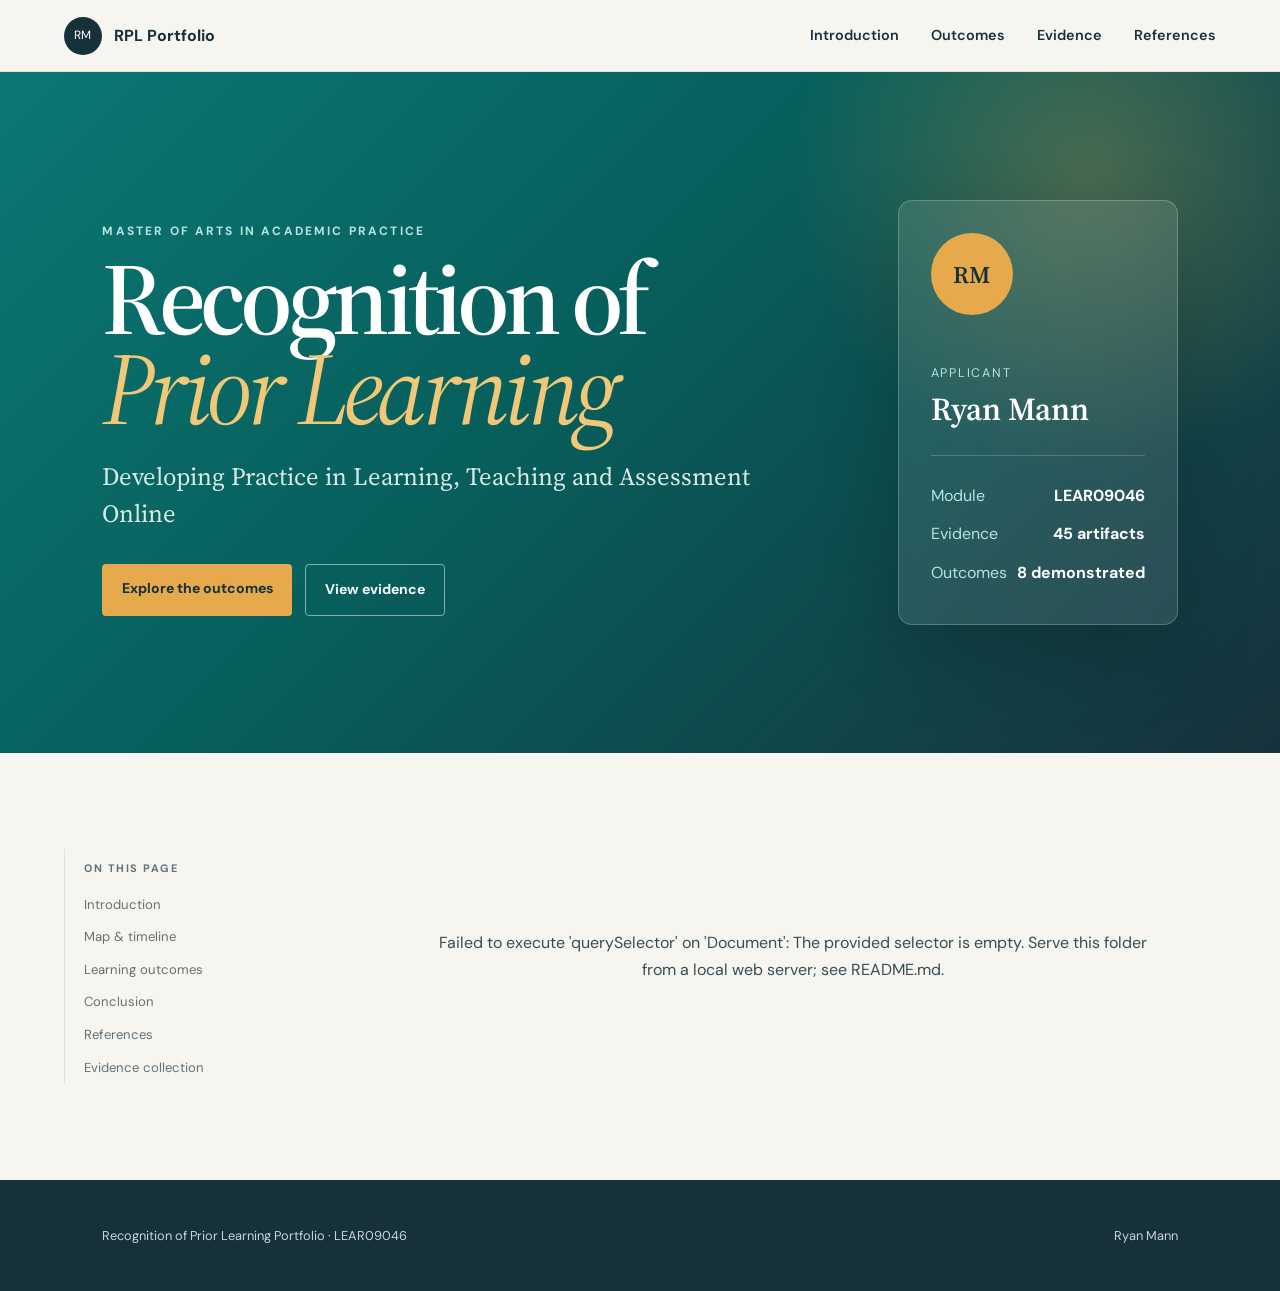
<file: index.html>
<!doctype html>
<html lang="en">
<head>
  <meta charset="utf-8">
  <meta name="viewport" content="width=device-width, initial-scale=1">
  <meta name="description" content="Ryan Mann's Recognition of Prior Learning portfolio for LEAR09046.">
  <title>Recognition of Prior Learning | Ryan Mann</title>
  <link rel="preconnect" href="https://fonts.googleapis.com">
  <link rel="preconnect" href="https://fonts.gstatic.com" crossorigin>
  <link href="https://fonts.googleapis.com/css2?family=DM+Sans:wght@400;500;600;700&family=Source+Serif+4:opsz,wght@8..60,400;8..60,600&display=swap" rel="stylesheet">
  <link rel="stylesheet" href="styles.css">
</head>
<body>
  <a class="skip-link" href="#portfolio">Skip to portfolio</a>
  <header class="site-header">
    <a class="brand" href="#top" aria-label="Portfolio home"><span>RM</span><b>RPL Portfolio</b></a>
    <nav class="desktop-nav" aria-label="Primary">
      <a href="#introduction">Introduction</a><a href="#outcomes">Outcomes</a><a href="#evidence">Evidence</a><a href="#references">References</a>
    </nav>
    <button id="menuButton" class="menu-button" aria-expanded="false" aria-controls="mobileNav">Menu</button>
  </header>
  <nav id="mobileNav" class="mobile-nav" aria-label="Mobile navigation" hidden>
    <a href="#introduction">Introduction</a><a href="#outcomes">Outcomes</a><a href="#evidence">Evidence</a><a href="#references">References</a>
  </nav>

  <main id="top">
    <section class="hero">
      <div class="hero-copy">
        <p class="eyebrow">Master of Arts in Academic Practice</p>
        <h1>Recognition of<br><em>Prior Learning</em></h1>
        <p class="hero-lead">Developing Practice in Learning, Teaching and Assessment Online</p>
        <div class="hero-actions"><a class="button primary" href="#outcomes">Explore the outcomes</a><a class="button secondary" href="#evidence">View evidence</a></div>
      </div>
      <div class="hero-card" aria-label="Portfolio details">
        <div class="monogram">RM</div>
        <p>Applicant</p><h2>Ryan Mann</h2>
        <hr>
        <dl><div><dt>Module</dt><dd>LEAR09046</dd></div><div><dt>Evidence</dt><dd>45 artifacts</dd></div><div><dt>Outcomes</dt><dd>8 demonstrated</dd></div></dl>
      </div>
    </section>

    <section class="portfolio-shell">
      <aside class="side-rail" aria-label="On this page">
        <p>On this page</p><nav id="sectionNav"></nav>
      </aside>
      <article id="portfolio" class="portfolio" aria-live="polite">
        <div class="loading"><span></span>Preparing portfolio…</div>
      </article>
    </section>
  </main>

  <button class="to-top" id="toTop" aria-label="Back to top">↑</button>
  <dialog id="lightbox"><button aria-label="Close image">×</button><img alt=""><p></p></dialog>
  <footer><p>Recognition of Prior Learning Portfolio · LEAR09046</p><p>Ryan Mann</p></footer>
  <script src="script.js"></script>
</body>
</html>
</file>
<file: styles.css>
:root{--ink:#17313b;--muted:#61717a;--paper:#f7f5ef;--white:#fff;--teal:#087f7a;--teal-dark:#075e5b;--gold:#e6a94b;--line:#dce3df;--shadow:0 24px 70px rgba(23,49,59,.12);--serif:"Source Serif 4",Georgia,serif;--sans:"DM Sans",system-ui,sans-serif}
*{box-sizing:border-box}html{scroll-behavior:smooth;scroll-padding-top:90px}body{margin:0;color:var(--ink);background:var(--paper);font-family:var(--sans);line-height:1.7}a{color:var(--teal-dark)}img{max-width:100%;height:auto}.skip-link{position:fixed;left:1rem;top:-5rem;z-index:99;background:var(--ink);color:#fff;padding:.7rem 1rem}.skip-link:focus{top:1rem}
.site-header{height:72px;position:sticky;top:0;z-index:50;display:flex;align-items:center;justify-content:space-between;padding:0 clamp(1.25rem,5vw,5rem);background:rgba(247,245,239,.92);backdrop-filter:blur(16px);border-bottom:1px solid rgba(23,49,59,.1)}.brand{display:flex;align-items:center;gap:.75rem;text-decoration:none;color:var(--ink)}.brand span{display:grid;place-items:center;width:38px;height:38px;background:var(--ink);color:#fff;border-radius:50%;font-size:.75rem;letter-spacing:.08em}.desktop-nav{display:flex;gap:2rem}.desktop-nav a,.mobile-nav a{text-decoration:none;color:var(--ink);font-size:.9rem;font-weight:600}.desktop-nav a:hover{color:var(--teal)}.menu-button{display:none;border:1px solid var(--line);background:#fff;border-radius:99px;padding:.55rem 1rem;font:inherit}.mobile-nav{position:fixed;z-index:49;top:72px;left:0;right:0;padding:1rem 1.5rem;background:var(--white);box-shadow:var(--shadow)}.mobile-nav a{display:block;padding:.65rem}
.hero{min-height:680px;display:grid;grid-template-columns:minmax(0,1.45fr) minmax(280px,.55fr);align-items:center;gap:clamp(3rem,8vw,9rem);padding:clamp(5rem,10vw,9rem) clamp(1.25rem,8vw,9rem);background:radial-gradient(circle at 85% 15%,rgba(230,169,75,.28),transparent 24%),linear-gradient(135deg,#0b7773 0%,#075e5b 45%,#17313b 100%);color:white;overflow:hidden}.eyebrow{text-transform:uppercase;letter-spacing:.18em;font-size:.75rem;font-weight:700;color:#b7e4df}.hero h1{font:600 clamp(3.5rem,8vw,7.5rem)/.88 var(--serif);letter-spacing:-.055em;margin:.6rem 0 1.5rem}.hero h1 em{color:#f0c878;font-weight:400}.hero-lead{max-width:650px;font:400 clamp(1.15rem,2vw,1.55rem)/1.5 var(--serif);color:#d9ebe8}.hero-actions{display:flex;gap:.8rem;flex-wrap:wrap;margin-top:2rem}.button{display:inline-block;text-decoration:none;padding:.8rem 1.2rem;border-radius:4px;font-weight:700;font-size:.88rem}.button.primary{background:var(--gold);color:var(--ink)}.button.secondary{color:white;border:1px solid rgba(255,255,255,.5)}.hero-card{position:relative;padding:2rem;background:rgba(255,255,255,.1);border:1px solid rgba(255,255,255,.22);border-radius:14px;backdrop-filter:blur(12px);box-shadow:0 30px 80px rgba(0,0,0,.18)}.monogram{display:grid;place-items:center;width:82px;height:82px;margin-bottom:3rem;border-radius:50%;background:var(--gold);color:var(--ink);font:600 1.5rem var(--serif)}.hero-card>p{margin:0;color:#b7e4df;font-size:.78rem;text-transform:uppercase;letter-spacing:.14em}.hero-card h2{margin:.2rem 0 1.5rem;font:600 2rem var(--serif)}.hero-card hr{border:0;border-top:1px solid rgba(255,255,255,.2)}.hero-card dl{margin:1.25rem 0 0}.hero-card dl div{display:flex;justify-content:space-between;padding:.35rem 0}.hero-card dt{color:#b7e4df}.hero-card dd{margin:0;font-weight:700}
.portfolio-shell{display:grid;grid-template-columns:230px minmax(0,850px);justify-content:center;gap:clamp(2rem,6vw,6rem);padding:6rem clamp(1.25rem,5vw,5rem)}.side-rail{position:sticky;top:110px;height:max-content;border-left:1px solid var(--line);padding-left:1.2rem}.side-rail>p{text-transform:uppercase;letter-spacing:.14em;font-size:.68rem;font-weight:700;color:var(--muted)}#sectionNav a{display:block;padding:.32rem 0;text-decoration:none;color:var(--muted);font-size:.82rem}#sectionNav a.active,#sectionNav a:hover{color:var(--teal);font-weight:700}.portfolio{min-width:0}.loading{padding:4rem;text-align:center;color:var(--muted)}.loading span{display:inline-block;width:12px;height:12px;margin-right:.5rem;border-radius:50%;background:var(--teal);animation:pulse 1s infinite alternate}@keyframes pulse{to{opacity:.25}}
.portfolio>section{margin-bottom:7rem}.section-kicker{color:var(--teal);font-size:.75rem;text-transform:uppercase;letter-spacing:.16em;font-weight:700}.portfolio h1{font:600 clamp(2.4rem,5vw,4.5rem)/1.05 var(--serif);letter-spacing:-.04em;margin:.4rem 0 1.5rem}.portfolio h2{font:600 clamp(1.55rem,3vw,2.2rem)/1.18 var(--serif);letter-spacing:-.02em}.portfolio h3{font-size:.82rem;text-transform:uppercase;letter-spacing:.12em;color:var(--teal);margin-top:2rem}.portfolio p{color:#364d56}.intro-block{font:400 1.25rem/1.65 var(--serif)}.intro-block p:first-of-type{font-size:1.45rem;color:var(--ink)}
.outcomes-grid{display:grid;gap:1.2rem}.outcome-card{position:relative;background:var(--white);border:1px solid var(--line);border-radius:10px;padding:clamp(1.5rem,4vw,2.5rem);box-shadow:0 8px 30px rgba(23,49,59,.05)}.outcome-card::before{content:attr(data-number);position:absolute;right:1.4rem;top:1rem;font:600 4.5rem/1 var(--serif);color:rgba(8,127,122,.08)}.outcome-label{color:var(--teal);text-transform:uppercase;letter-spacing:.15em;font-size:.72rem;font-weight:700}.outcome-card h2{max-width:88%;margin:.45rem 0 1.2rem}.outcome-card>p:last-child{display:inline-block;background:#eef7f5;color:var(--teal-dark);padding:.45rem .7rem;border-radius:3px;font-size:.78rem;font-weight:700}.outcome-card>p:last-child a{color:inherit;text-decoration:none}
.table-wrap{overflow-x:auto;margin:1.5rem 0 3rem;border:1px solid var(--line);border-radius:8px;background:#fff}table{border-collapse:collapse;width:100%;font-size:.86rem}th{text-align:left;background:var(--ink);color:#fff;padding:.85rem}td{padding:.8rem;border-bottom:1px solid var(--line);vertical-align:top}tbody tr:last-child td{border-bottom:0}tbody tr:hover{background:#f2f8f6}
.evidence-grid{display:grid;gap:1rem}.evidence-card{background:var(--white);border:1px solid var(--line);border-radius:9px;overflow:hidden}.evidence-card summary{list-style:none;cursor:pointer;padding:1.2rem 3.2rem 1.2rem 1.3rem;position:relative;font:600 1.12rem var(--serif)}.evidence-card summary::-webkit-details-marker{display:none}.evidence-card summary::after{content:"+";position:absolute;right:1.3rem;font:400 1.5rem var(--sans);color:var(--teal)}.evidence-card[open] summary::after{content:"–"}.evidence-body{padding:0 1.3rem 1.5rem;border-top:1px solid var(--line)}.evidence-body img{display:block;margin:1.2rem auto;border:1px solid #d7ddda;border-radius:5px;box-shadow:0 10px 35px rgba(23,49,59,.1);cursor:zoom-in}.evidence-body table{font-size:.78rem}.evidence-body blockquote{margin:1.5rem 0;padding:.3rem 1.2rem;border-left:3px solid var(--gold);font-family:var(--serif);font-size:1.12rem}.evidence-body ul{padding-left:1.2rem}.references-list p{padding-left:2rem;text-indent:-2rem;margin:1.1rem 0}.course-map{column-count:2;column-gap:3rem}.course-map h3{break-after:avoid}.course-map ul{break-inside:avoid}
dialog{padding:0;border:0;border-radius:8px;max-width:min(94vw,1200px);background:#fff;box-shadow:var(--shadow)}dialog::backdrop{background:rgba(9,25,30,.88)}dialog img{display:block;max-height:82vh}dialog button{position:absolute;right:.6rem;top:.6rem;width:38px;height:38px;border:0;border-radius:50%;background:var(--ink);color:#fff;font-size:1.4rem;cursor:pointer}dialog p{margin:.6rem 1rem;color:var(--muted);font-size:.8rem}.to-top{position:fixed;right:1.3rem;bottom:1.3rem;width:44px;height:44px;border:0;border-radius:50%;background:var(--ink);color:#fff;font-size:1.2rem;opacity:0;transform:translateY(10px);transition:.2s;cursor:pointer}.to-top.visible{opacity:1;transform:none}footer{display:flex;justify-content:space-between;padding:2rem clamp(1.25rem,8vw,9rem);background:var(--ink);color:#c9d5d7;font-size:.8rem}
@media(max-width:900px){.hero{grid-template-columns:1fr;min-height:auto}.hero-card{max-width:500px}.portfolio-shell{grid-template-columns:1fr}.side-rail{display:none}.desktop-nav{display:none}.menu-button{display:block}.course-map{column-count:1}}
@media(max-width:560px){.hero{padding-top:4.5rem}.hero h1{font-size:3.35rem}.hero-card{padding:1.4rem}.portfolio-shell{padding-top:4rem}.portfolio>section{margin-bottom:5rem}footer{display:block}.evidence-card summary{font-size:1rem}}
@media(prefers-reduced-motion:reduce){html{scroll-behavior:auto}*{animation:none!important;transition:none!important}}
@media print{.site-header,.side-rail,.hero-actions,.to-top,.menu-button{display:none!important}.hero{min-height:auto;padding:2rem;background:#fff!important;color:#000}.hero h1,.hero h1 em{color:#000}.hero-lead,.eyebrow{color:#333}.hero-card{border:1px solid #999;color:#000;box-shadow:none}.hero-card dt,.hero-card>p{color:#333}.portfolio-shell{display:block;padding:2rem}.portfolio>section{page-break-before:always;margin-bottom:2rem}.outcome-card,.evidence-card{break-inside:avoid;box-shadow:none}.evidence-card:not([open]) .evidence-body{display:block}.evidence-card summary::after{display:none}footer{background:#fff;color:#000;border-top:1px solid #999}}
</file>
